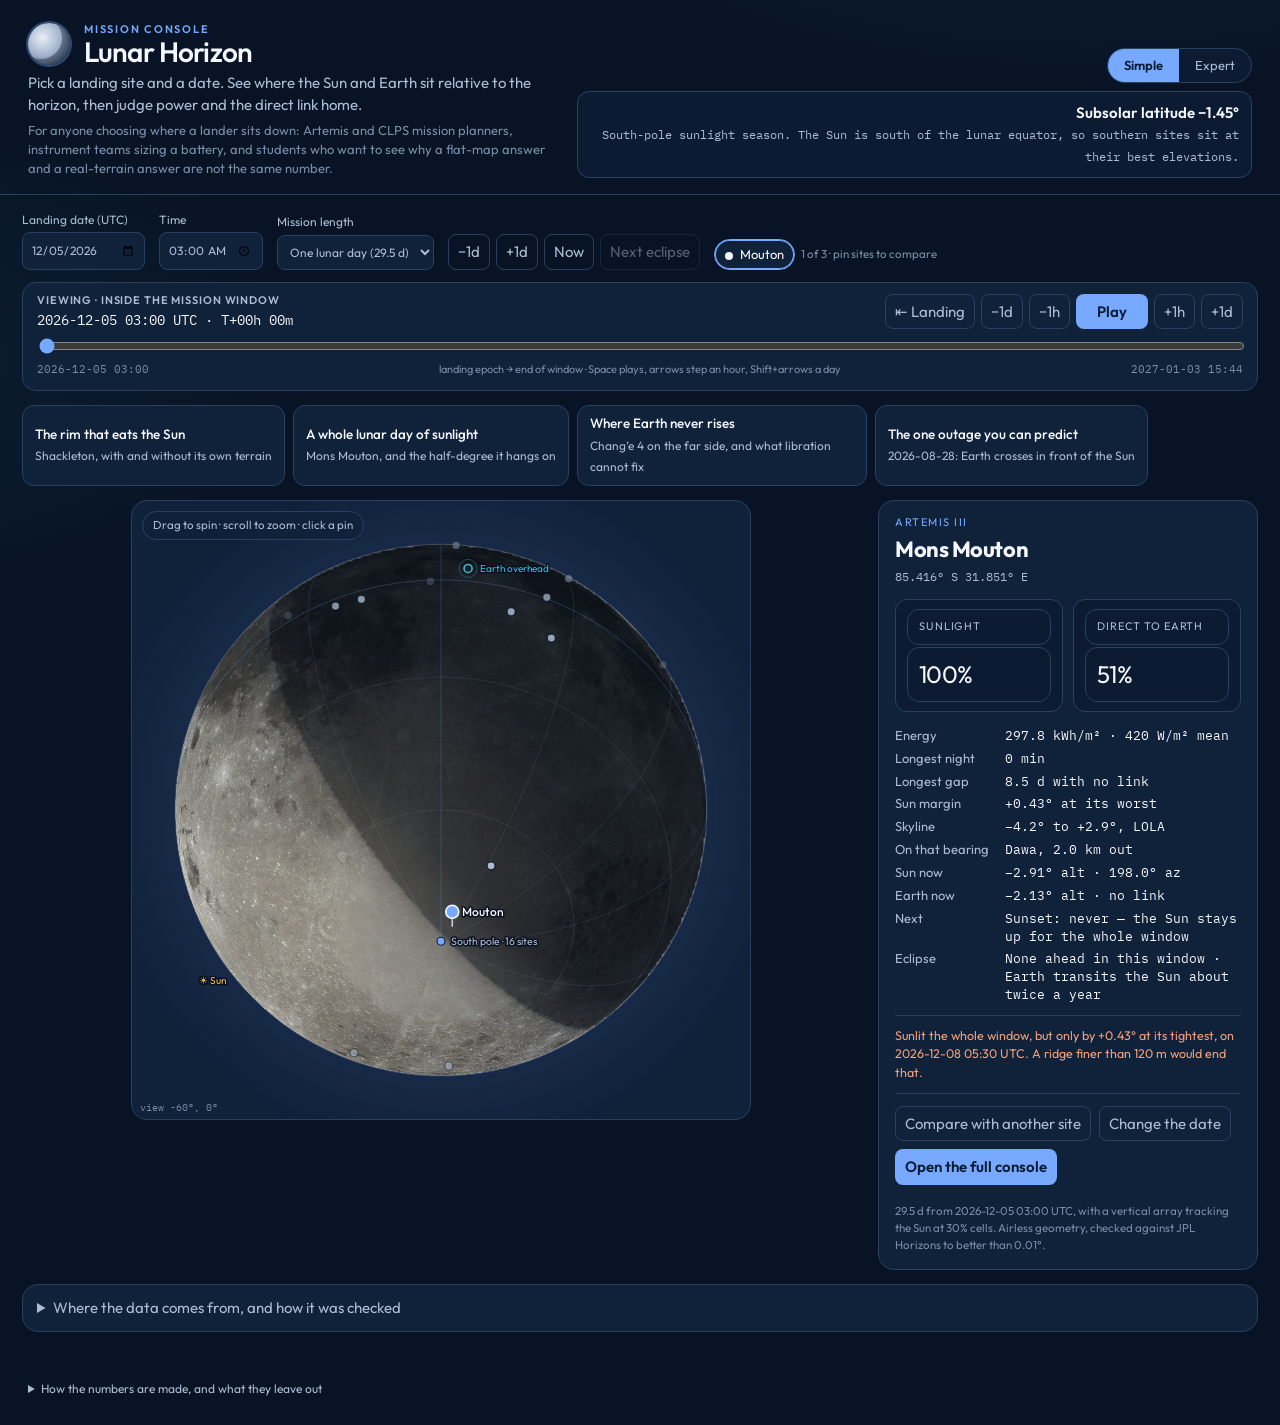
<file: index.html>
<!DOCTYPE html>
<html lang="en">
<head>
  <meta charset="utf-8">
  <meta name="viewport" content="width=device-width, initial-scale=1">
  <title>Lunar Horizon — landing site navigator</title>
  <meta name="description" content="Compare lunar landing sites and dates. See the Sun and Earth on the horizon, and judge solar power and direct-to-Earth contact.">
  <link rel="preconnect" href="https://fonts.googleapis.com">
  <link rel="preconnect" href="https://fonts.gstatic.com" crossorigin>
  <link href="https://fonts.googleapis.com/css2?family=IBM+Plex+Mono:wght@400;500&family=Outfit:wght@400;500;600&display=swap" rel="stylesheet">
  <link rel="stylesheet" href="styles.css">
  <link rel="icon" href="data:image/svg+xml,%3Csvg xmlns='http://www.w3.org/2000/svg' viewBox='0 0 32 32'%3E%3Ccircle cx='16' cy='16' r='14' fill='%2376a9ff'/%3E%3Ccircle cx='12' cy='14' r='8' fill='%23081426'/%3E%3C/svg%3E">
</head>
<body>
  <div class="app">
    <header class="top">
      <div>
        <div class="brand">
          <div class="mark" aria-hidden="true"></div>
          <div>
            <div class="eyebrow">Mission console</div>
            <h1>Lunar Horizon</h1>
          </div>
        </div>
        <p class="lede">Pick a landing site and a date. See where the Sun and Earth sit relative to the horizon, then judge power and the direct link home.</p>
        <p class="lede audience">For anyone choosing where a lander sits down: Artemis and CLPS mission planners, instrument teams sizing a battery, and students who want to see why a flat-map answer and a real-terrain answer are not the same number.</p>
      </div>
      <div class="top-right">
        <div class="modes" role="group" aria-label="Interface mode">
          <button type="button" id="mode-simple">Simple</button>
          <button type="button" id="mode-expert">Expert</button>
        </div>
        <div class="season" id="season" aria-live="polite"></div>
      </div>
    </header>

    <aside>
      <div class="map-wrap">
        <div class="map-bar">
          <span>Click a site</span>
          <select id="map-mode" aria-label="Map projection">
            <option value="auto">Auto map</option>
            <option value="polar">South pole</option>
            <option value="near">Near side</option>
          </select>
        </div>
        <canvas id="map" width="680" height="500"></canvas>
      </div>
      <input id="search" class="search" type="search" placeholder="Search sites" aria-label="Search sites">
      <div class="filters" id="filters"></div>
      <div class="presets">
        <button type="button" id="preset-contrast">Near side vs far side</button>
        <button type="button" id="preset-artemis">Three Artemis regions</button>
      </div>
      <div class="site-list" id="site-list" role="listbox" aria-label="Landing sites"></div>
      <p class="note" id="site-note"></p>

      <form class="custom" id="custom-form">
        <h2>Custom coordinates</h2>
        <label>Name<input id="custom-name" type="text" maxlength="60" placeholder="Ridge camp"></label>
        <label>Latitude<input id="custom-lat" type="number" min="-90" max="90" step="0.0001" value="-89.5" required></label>
        <label>Longitude<input id="custom-lon" type="number" min="-180" max="180" step="0.0001" value="0" required></label>
        <button class="primary-btn full" type="submit">Use these coordinates</button>
        <p class="help full">Degrees. South and west are negative. Longitude is east-positive, Mean Earth frame.</p>
      </form>

      <div class="stack">
        <div class="block-title">Horizon</div>
        <label class="check"><input id="terrain" type="checkbox" checked> Use the real LOLA skyline</label>
        <p class="help" id="terrain-note"></p>
        <div class="row-between"><span id="mask-label">Terrain clearance</span><span class="mono" id="mask-read">0.0°</span></div>
        <input id="mask" type="range" min="-4" max="15" step="0.1" value="0" aria-label="Horizon mask in degrees">
        <div class="chips" id="mask-presets">
          <button type="button" data-mask="-1.5">High peak −1.5°</button>
          <button type="button" data-mask="0">Smooth sphere</button>
          <button type="button" data-mask="2">Clearance +2°</button>
          <button type="button" data-mask="8">Crater wall +8°</button>
        </div>
        <p class="help">The Moon has no air, so the geometric horizon is sharp. With the LOLA skyline on, the slider raises or lowers that measured profile. With it off, the slider <em>is</em> the horizon, uniform in every direction.</p>

        <div class="block-title">Solar array</div>
        <label>Arrangement
          <select id="panel-mode">
            <option value="vertical">Vertical, tracking the Sun in azimuth</option>
            <option value="horizontal">Flat on the ground</option>
            <option value="tilt">Fixed tilt</option>
          </select>
        </label>
        <label>Tilt from horizontal <span class="mono" id="tilt-read">90°</span>
          <input id="tilt" type="range" min="0" max="90" step="1" value="60">
        </label>
        <label class="check"><input id="tracking" type="checkbox" checked> Rotate to face the Sun’s azimuth</label>
        <label>Fixed azimuth <span class="mono" id="az-read">0°</span>
          <input id="azimuth" type="range" min="0" max="359" step="1" value="0">
        </label>
        <label>Cell efficiency <span class="mono" id="eff-read">30%</span>
          <input id="efficiency" type="range" min="15" max="40" step="1" value="30">
        </label>
        <p class="help" id="panel-hint"></p>

        <div class="block-title">Find a Sun position</div>
        <p class="help">The inverse question. Not where the Sun is now, but when it is where you need it. Leave a field empty to leave that axis free.</p>
        <form id="solve-form">
          <div class="solve-row">
            <label>Elevation<input id="solve-alt" type="number" step="0.1" min="-90" max="90" placeholder="any"></label>
            <label>Azimuth<input id="solve-az" type="number" step="1" min="0" max="359" placeholder="any"></label>
          </div>
          <button class="primary-btn full" type="submit" id="solve-run">Find times in this mission</button>
        </form>
        <div class="solve-list" id="solve-list"></div>
      </div>
    </aside>

    <main class="stage">
      <div class="controls">
        <label>Landing date (UTC)<input id="land-date" type="date"></label>
        <label>Time<input id="land-time" type="time" step="60"></label>
        <label>Mission length
          <select id="duration">
            <option value="24">24 hours</option>
            <option value="168">7 days</option>
            <option value="336">14 days</option>
            <option value="708.734" selected>One lunar day (29.5 d)</option>
            <option value="2126.2">Three lunar days</option>
            <option value="4383">Six months</option>
            <option value="8760">One year</option>
          </select>
        </label>
        <label class="slip-control">If we slip
          <select id="slip">
            <option value="0">no comparison</option>
            <option value="-29.5">one lunar day earlier</option>
            <option value="-14">14 days earlier</option>
            <option value="-7">7 days earlier</option>
            <option value="7">7 days later</option>
            <option value="14" selected>14 days later</option>
            <option value="29.5">one lunar day later</option>
          </select>
        </label>
        <div class="control-buttons">
          <button type="button" class="text-btn" id="step-back" title="Move the landing date back one day">−1d</button>
          <button type="button" class="text-btn" id="step-fwd" title="Move the landing date forward one day">+1d</button>
          <button type="button" class="text-btn" id="now-btn">Now</button>
          <button type="button" class="text-btn" id="eclipse-btn" title="Jump the playhead to the next time Earth crosses the Sun">Next eclipse</button>
        </div>
        <div class="selected-chips" id="chips" aria-label="Sites in this comparison"></div>
      </div>

      <section class="timeline" aria-label="Mission timeline">
        <div class="tl-head">
          <div class="tl-when">
            <div class="tl-label">Viewing · inside the mission window</div>
            <div class="tl-now" id="tl-now" aria-live="polite"></div>
          </div>
          <div class="tl-buttons">
            <button type="button" class="text-btn" id="tl-start" title="Return the playhead to the landing epoch">⇤ Landing</button>
            <button type="button" class="text-btn" id="tl-back-day" title="Playhead minus one day">−1d</button>
            <button type="button" class="text-btn" id="tl-back-hour" title="Playhead minus one hour">−1h</button>
            <button type="button" class="primary-btn" id="play">Play</button>
            <button type="button" class="text-btn" id="tl-fwd-hour" title="Playhead plus one hour">+1h</button>
            <button type="button" class="text-btn" id="tl-fwd-day" title="Playhead plus one day">+1d</button>
          </div>
        </div>
        <input id="tl-range" type="range" min="0" max="1000" step="1" value="0" aria-label="Playhead position inside the mission window">
        <div class="tl-scale">
          <span class="mono" id="tl-t0"></span>
          <span>landing epoch → end of window · Space plays, arrows step an hour, Shift+arrows a day</span>
          <span class="mono" id="tl-t1"></span>
        </div>
      </section>

      <section class="stories" aria-label="Guided findings">
        <div class="story-bar" id="story-bar"></div>
        <div class="story-note" id="story-note"></div>
      </section>

      <section class="simple" id="simple" aria-label="Globe view">
        <div class="globe-wrap">
          <canvas id="globe" width="760" height="760" tabindex="0" role="img"
                  aria-label="Moon globe. Drag to rotate, scroll to zoom, click a landing site."></canvas>
          <div class="globe-hint" aria-hidden="true">Drag to spin · scroll to zoom · click a pin</div>
        </div>
        <div class="simple-card" id="simple-card"></div>
      </section>

      <section class="hero-row" aria-label="Horizon view">
        <div class="hero">
          <canvas id="horizon" width="1200" height="880"></canvas>
          <div class="legend">
            <span><i class="swatch sun"></i>Sun, true angular size when the scale is zoomed</span>
            <span><i class="swatch earth"></i>Earth, about 2° across</span>
            <span><i class="swatch mask"></i><button type="button" class="term" data-tip="The horizon mask is the elevation angle the skyline blocks, in every direction. With the LOLA skyline on it is a measured profile; with it off it is one uniform angle you set.">Horizon mask</button></span>
            <span>North is centered. Azimuth runs eastward.</span>
          </div>
        </div>
        <div class="readout" id="readout"></div>
      </section>

      <section class="metrics" id="metrics" aria-label="Mission metrics"></section>
      <div id="compare"></div>
      <div id="slip-table"></div>

      <section class="chart-wrap">
        <div class="chart-bar">
          <div class="block-title">Through the mission</div>
          <div>
            <button type="button" class="text-btn" id="csv">Download CSV</button>
          </div>
        </div>
        <canvas id="chart" width="1200" height="560"></canvas>
      </section>

      <div class="split">
        <section class="panel" id="insights" aria-label="Reading of this site and date"></section>
        <section class="panel">
          <div class="split-head">
            <div class="block-title">Better landing dates</div>
            <button type="button" class="text-btn" id="scan">Scan the next year</button>
          </div>
          <p class="help">Ranks start times for the primary site and the mission length you picked. The screen steps every 6 hours, then you can open a date and read it at full resolution.</p>
          <div class="window-list" id="windows"></div>
        </section>
      </div>
      <section class="evidence" aria-label="Data sources and validation">
        <details id="evidence">
          <summary>Where the data comes from, and how it was checked</summary>
          <div id="evidence-body"></div>
        </details>
      </section>
    </main>

    <footer class="colophon">
      <details>
        <summary>How the numbers are made, and what they leave out</summary>
        <p>Sun and Earth directions use Astronomy Engine for the vectors and the IAU lunar pole and prime meridian for the Mean Earth frame. Altitude is airless and topocentric on a 1,737.4 km sphere. Checked against JPL Horizons apparent azimuth and elevation: the test cases agree to better than 0.01°.</p>
        <p>A body is “up” for sunlight when any of the solar disk clears the mask. Power is the solar constant scaled to the Moon–Sun distance, times the cosine of the incidence angle on the panel you picked, times cell efficiency, times the lit fraction of the disk. One square metre, no dust, no mutual shading.</p>
        <p>Direct-to-Earth means a geometric line of sight from the site to Goldstone, Madrid, or Canberra. It is not a schedule, a link budget, or a terrain mask. Earth-disk visibility is separate: the limb clears the mask even when the center of Earth is still below it. That margin is about one degree, and at the south pole one degree is the whole story.</p>
        <p>The skyline is real where the data reaches. LDEM_75S_120M, the LOLA polar DEM at 120 m per pixel, is walked outward from each site along great circles to 100 km in 360 directions, keeping the highest elevation angle each ray ever reaches. Past the edge of the product the profile falls back to the horizon of the 1,737.4 km datum sphere seen from the site's own elevation. Sites north of 79°S have no profile and use the uniform mask.</p>
        <p>What the skyline still leaves out: azimuth is binned at one degree, so a knife-edge ridge is smoothed; rays stop at 100 km, so a far mountain beyond that is invisible; and there is no self-shadowing, no scattered light from nearby slopes, and no thermal model. Treat a half-degree margin as a question for a real terrain study, not as an answer.</p>
      </details>
    </footer>
  </div>
  <script src="vendor/astronomy.browser.js"></script>
  <script src="sites.js"></script>
  <script src="features.js"></script>
  <script src="basemap.js"></script>
  <script src="ephemeris.js"></script>
  <script src="viz.js"></script>
  <script src="globe.js"></script>
  <script src="terrain.js"></script>
  <script src="validation.js"></script>
  <script src="app.js"></script>
</body>
</html>
</file>
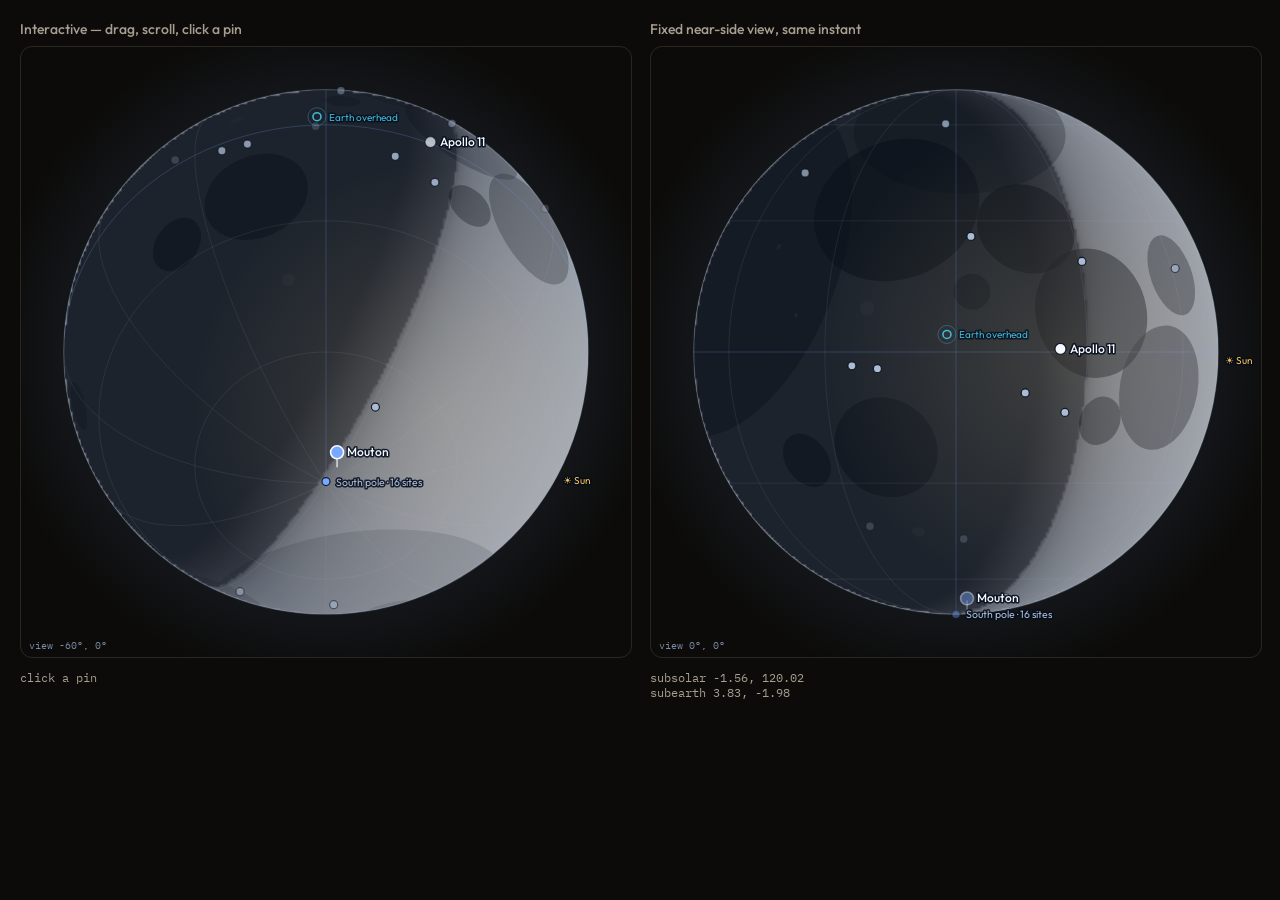
<file: globe-demo.html>
<!DOCTYPE html>
<html lang="en">
<head>
  <meta charset="utf-8">
  <meta name="viewport" content="width=device-width, initial-scale=1">
  <title>globe.js demo</title>
  <link href="https://fonts.googleapis.com/css2?family=IBM+Plex+Mono:wght@400;500&family=Outfit:wght@400;500;600&display=swap" rel="stylesheet">
  <style>
    body { margin: 0; background: #0c0b09; color: #f4efe6; font-family: "Outfit", sans-serif; }
    .wrap { display: grid; grid-template-columns: 1fr 1fr; gap: 20px; padding: 20px; }
    canvas { width: 100%; aspect-ratio: 1; display: block; border: 1px solid rgba(243,232,214,.12); border-radius: 12px; touch-action: none; }
    pre { font-family: "IBM Plex Mono", monospace; font-size: 12px; color: #a79d90; white-space: pre-wrap; }
    h2 { font-size: 14px; font-weight: 500; color: #a79d90; margin: 0 0 8px; }
  </style>
</head>
<body>
  <div class="wrap">
    <div><h2>Interactive — drag, scroll, click a pin</h2><canvas id="g1" tabindex="0"></canvas><pre id="out">click a pin</pre></div>
    <div><h2>Fixed near-side view, same instant</h2><canvas id="g2"></canvas><pre id="out2"></pre></div>
  </div>
  <script src="vendor/astronomy.browser.js"></script>
  <script src="sites.js"></script>
  <script src="ephemeris.js"></script>
  <script src="globe.js"></script>
  <script>
    var when = Date.UTC(2026, 10, 14, 13, 0);
    var site = window.LUNAR_SITES[0];
    var now = LunarEph.evaluate(when, site.lat, site.lon, 0, { tiltDeg: 90, tracking: true, efficiency: 0.3 });
    var model = {
      catalogue: window.LUNAR_SITES,
      selectedIds: ["mouton", "apollo11"],
      primaryId: "mouton",
      now: now
    };
    document.getElementById("out2").textContent =
      "subsolar " + now.subSolarLat.toFixed(2) + ", " + now.subSolarLon.toFixed(2) +
      "\nsubearth " + now.subEarthLat.toFixed(2) + ", " + now.subEarthLon.toFixed(2);

    var c1 = document.getElementById("g1");
    var c2 = document.getElementById("g2");
    LunarGlobe.camera(c2).lat = 0;
    LunarGlobe.camera(c2).lon = 0;

    function draw() {
      LunarGlobe.drawGlobe(c1, model);
      LunarGlobe.drawGlobe(c2, model);
    }
    var goTo = LunarGlobe.attach(c1, {
      model: function () { return model; },
      onChange: function () { LunarGlobe.drawGlobe(c1, model); },
      onPick: function (hit) {
        var out = document.getElementById("out");
        if (hit.cluster) {
          out.textContent = "cluster of " + hit.cluster.length + ": " +
            hit.cluster.map(function (s) { return s.short; }).join(", ");
          goTo(-89, 0, 2.6);
        } else {
          model.primaryId = hit.id;
          model.selectedIds = [hit.id];
          out.textContent = "picked " + hit.id;
          draw();
        }
      }
    });
    draw();
    window.addEventListener("resize", draw);
    window.__ready = true;
  </script>
</body>
</html>
</file>
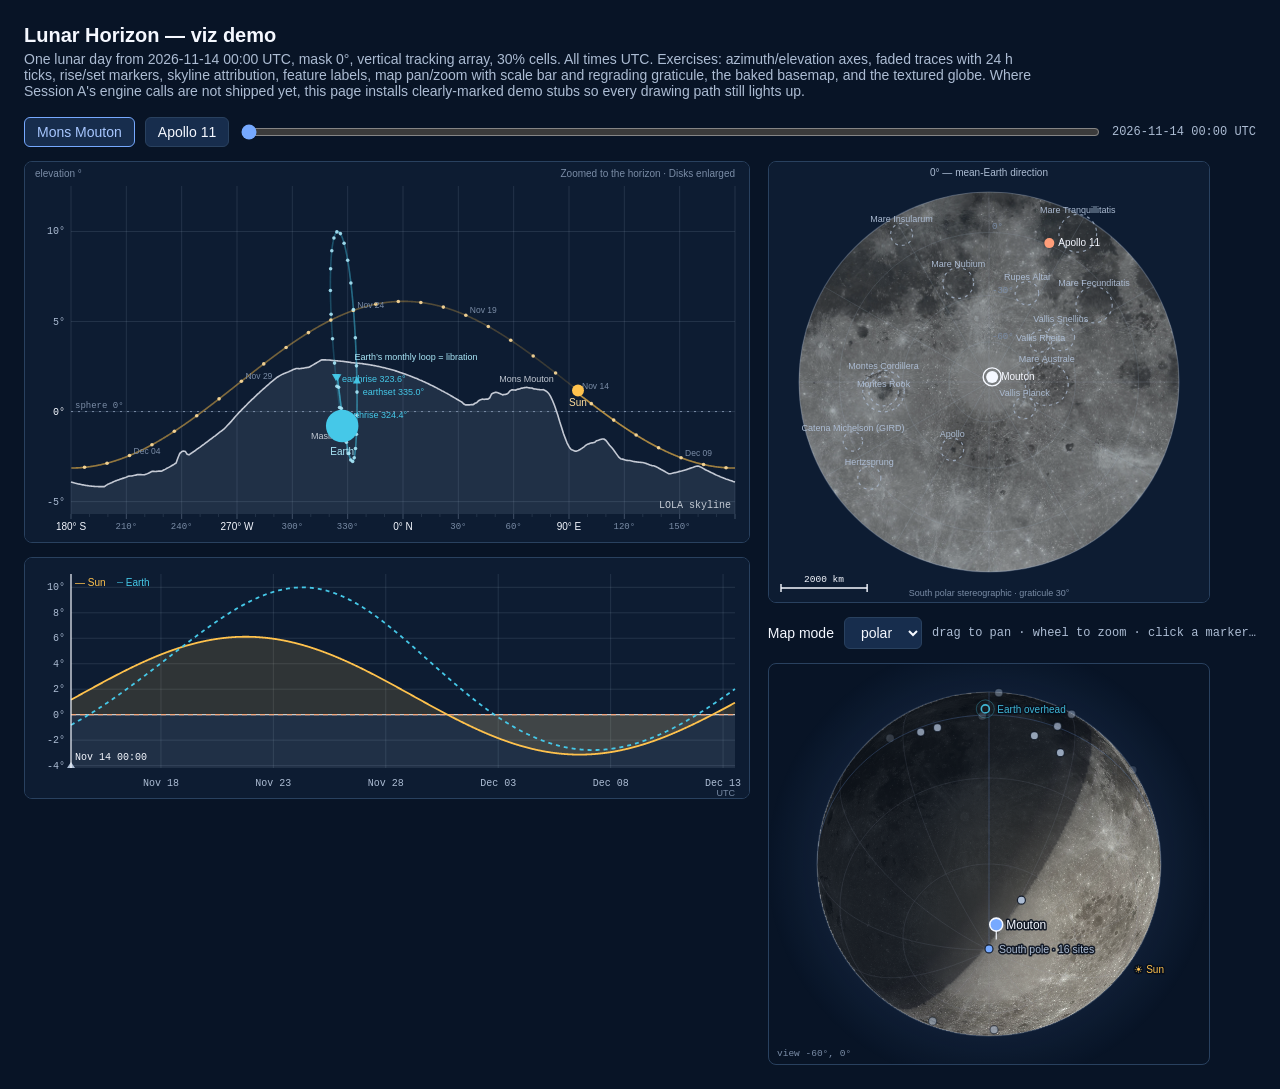
<file: viz-demo.html>
<!doctype html>
<html lang="en">
<head>
<meta charset="utf-8">
<meta name="viewport" content="width=device-width, initial-scale=1">
<title>Lunar Horizon — viz demo</title>
<style>
  /* Demo-only styling. The app theme lives in styles.css, which this page does not touch. */
  body {
    margin: 0;
    padding: 24px;
    background: #081426;
    color: #f5f8ff;
    font-family: "Outfit", "Segoe UI", sans-serif;
    font-size: 14px;
  }
  h1 { font-size: 20px; font-weight: 560; margin: 0 0 4px; }
  p.sub { color: #acbcd3; margin: 0 0 18px; max-width: 72em; }
  .row { display: flex; gap: 20px; flex-wrap: wrap; align-items: flex-start; }
  .col { flex: 1 1 560px; min-width: 420px; }
  canvas { display: block; width: 100%; border: 1px solid #29415f; border-radius: 8px; }
  #horizon { height: 380px; }
  #chart { height: 240px; margin-top: 14px; }
  #map { width: 440px; height: 440px; flex: 0 0 auto; touch-action: none; }
  #globe { width: 440px; height: 400px; margin-top: 14px; touch-action: none; }
  .controls { display: flex; gap: 10px; align-items: center; margin: 14px 0; flex-wrap: wrap; }
  button, select {
    background: #172d4d; color: #f5f8ff; border: 1px solid #29415f;
    border-radius: 6px; padding: 6px 12px; font: inherit; cursor: pointer;
  }
  button.on { border-color: #76a9ff; color: #a8c7ff; }
  input[type=range] { flex: 1 1 240px; accent-color: #76a9ff; }
  .mono { font-family: "IBM Plex Mono", ui-monospace, monospace; font-size: 12px; color: #acbcd3; }
  #hit { min-height: 1.2em; }
</style>
</head>
<body>
<h1>Lunar Horizon — viz demo</h1>
<p class="sub">
  One lunar day from 2026-11-14 00:00 UTC, mask 0°, vertical tracking array, 30% cells. All times UTC.
  Exercises: azimuth/elevation axes, faded traces with 24 h ticks, rise/set markers, skyline
  attribution, feature labels, map pan/zoom with scale bar and regrading graticule, the baked
  basemap, and the textured globe. Where Session A's engine calls are not shipped yet, this page
  installs clearly-marked demo stubs so every drawing path still lights up.
</p>

<div class="controls">
  <button id="btn-mouton" class="on">Mons Mouton</button>
  <button id="btn-apollo">Apollo 11</button>
  <input id="scrub" type="range" min="0" max="100" value="0" step="1">
  <span id="when" class="mono"></span>
</div>

<div class="row">
  <div class="col">
    <canvas id="horizon"></canvas>
    <canvas id="chart"></canvas>
  </div>
  <div>
    <canvas id="map"></canvas>
    <div class="controls">
      <label for="map-mode-demo">Map mode</label>
      <select id="map-mode-demo">
        <option value="polar" selected>polar</option>
        <option value="near">near</option>
        <option value="auto">auto</option>
      </select>
      <span class="mono" id="hit">drag to pan · wheel to zoom · click a marker…</span>
    </div>
    <canvas id="globe"></canvas>
  </div>
</div>

<script src="vendor/astronomy.browser.js"></script>
<script src="sites.js"></script>
<script src="terrain.js"></script>
<script src="features.js"></script>
<script src="basemap.js"></script>
<script src="ephemeris.js"></script>
<script src="viz.js"></script>
<script src="globe.js"></script>
<script>
(function () {
  "use strict";
  var LUNAR_DAY_MS = Math.round(29.530589 * 86400000);
  var START = Date.parse("2026-11-14T00:00:00Z");
  var MASK = 0;
  var PANEL = { tiltDeg: 90, tracking: true, efficiency: 0.3 };
  var STEP = 30 * 60 * 1000;

  /* ---- DEMO STUBS for Session A's round-2 contract, installed only when the
     real engine call is missing, so this page exercises the drawing paths.
     They interpolate the already-computed samples; the real implementations
     bisect the ephemeris and will simply replace them on load order. ---- */

  if (!window.LUNAR_FEATURES) {
    // Real IAU Gazetteer centre coordinates (same source globe.js cites).
    window.LUNAR_FEATURES = {
      meta: { source: "DEMO STUB — IAU Gazetteer values, subset", count: 8 },
      features: [
        { name: "Malapert Massif", kind: "mons", lat: -85.99, lon: -2.9, diamKm: 110 },
        { name: "Mons Mouton", kind: "mons", lat: -85.3, lon: 32.0, diamKm: 115 },
        { name: "Shackleton", kind: "crater", lat: -89.66, lon: 129.2, diamKm: 21 },
        { name: "de Gerlache", kind: "crater", lat: -88.5, lon: -87.1, diamKm: 32.4 },
        { name: "Haworth", kind: "crater", lat: -87.45, lon: -4.0, diamKm: 51.4 },
        { name: "Nobile", kind: "crater", lat: -85.2, lon: 53.5, diamKm: 73 },
        { name: "Tycho", kind: "crater", lat: -43.31, lon: -11.36, diamKm: 85 },
        { name: "Copernicus", kind: "crater", lat: 9.62, lon: -20.08, diamKm: 96 }
      ]
    };
  }

  function stubCrossings(samples, body, maskProfile, maskDeg) {
    // Linear interpolation of limb-vs-skyline sign changes in the samples.
    var out = [];
    function thresholdAt(s) {
      var alt = body === "sun" ? s.sunAlt : s.earthAlt;
      var rad = body === "sun" ? s.sunRadius : s.earthRadius;
      var az = body === "sun" ? s.sunAz : s.earthAz;
      var m = maskDeg || 0;
      if (maskProfile && maskProfile.length) {
        var i = Math.round((((az % 360) + 360) % 360) / 360 * maskProfile.length) % maskProfile.length;
        m += maskProfile[i];
      }
      return alt + rad - m;
    }
    for (var i = 0; i + 1 < samples.length; i++) {
      var a = thresholdAt(samples[i]);
      var b = thresholdAt(samples[i + 1]);
      if (a <= 0 === b <= 0) continue;
      var f = -a / (b - a);
      var t = samples[i].t + (samples[i + 1].t - samples[i].t) * f;
      var az0 = body === "sun" ? samples[i].sunAz : samples[i].earthAz;
      var az1 = body === "sun" ? samples[i + 1].sunAz : samples[i + 1].earthAz;
      var dAz = ((az1 - az0 + 540) % 360) - 180;
      var alt0 = body === "sun" ? samples[i].sunAlt : samples[i].earthAlt;
      var alt1 = body === "sun" ? samples[i + 1].sunAlt : samples[i + 1].earthAlt;
      out.push({
        kind: b > 0 ? "rise" : "set",
        t: t,
        azDeg: ((az0 + dAz * f) % 360 + 360) % 360,
        altDeg: alt0 + (alt1 - alt0) * f,
        refined: false // DEMO STUB: sample-grid accuracy, not bisected
      });
    }
    return out;
  }

  var demoSamples = {}; // site id -> samples, so the stub can see them

  if (!LunarEph.horizonEvents) {
    LunarEph.horizonEvents = function (start, durationMs, lat, lon, opts) {
      var o = opts || {};
      var key = lat.toFixed(3) + "," + lon.toFixed(3);
      var samples = demoSamples[key];
      if (!samples) return [];
      var mask = o.maskDeg;
      var profile = mask && mask.profile ? mask.profile : null;
      var off = mask && mask.profile ? mask.offsetDeg || 0 : mask || 0;
      return stubCrossings(samples, o.body || "sun", profile, off);
    };
    LunarEph.horizonEvents.DEMO_STUB = true;
  }

  if (!LunarEph.featureAtAzimuth) {
    LunarEph.featureAtAzimuth = function (lat, lon, azDeg) {
      // DEMO STUB: name the feature whose bearing from the site is nearest,
      // within 25° of bearing and 200 km, from the stub catalogue above.
      var DEG = Math.PI / 180;
      var best = null;
      var feats = window.LUNAR_FEATURES.features;
      for (var i = 0; i < feats.length; i++) {
        var f = feats[i];
        var dLat = (f.lat - lat) * DEG;
        var dLon = (f.lon - lon) * DEG * Math.cos(lat * DEG);
        var distKm = Math.hypot(dLat, dLon) * 1737.4;
        if (distKm > 200 || distKm < 5) continue;
        var bearing = (Math.atan2(dLon, dLat) / DEG + 360) % 360;
        var sep = Math.abs(((bearing - azDeg + 540) % 360) - 180);
        if (sep > 25) continue;
        if (!best || distKm < best.distanceKm) {
          best = { name: f.name, distanceKm: distKm, elevationDeg: null };
        }
      }
      return best;
    };
    LunarEph.featureAtAzimuth.DEMO_STUB = true;
  }

  /* ---- demo data ---- */

  var terrain = (window.LUNAR_TERRAIN && LUNAR_TERRAIN.sites) || {};
  var defs = [
    { id: "mouton", name: "Mons Mouton", short: "Mouton", lat: -85.416, lon: 31.851, color: "#f5f8ff",
      terrain: terrain.mouton || null },
    { id: "apollo11", name: "Apollo 11", short: "Apollo 11", lat: 0.67408, lon: 23.47297, color: "#ff9e7a",
      terrain: null }
  ];
  defs.forEach(function (d) {
    d.samples = LunarEph.sampleMission(new Date(START), LUNAR_DAY_MS, d.lat, d.lon, { stepMs: STEP, maskDeg: MASK, panel: PANEL });
    d.now = LunarEph.evaluate(new Date(START), d.lat, d.lon, MASK, PANEL);
    demoSamples[d.lat.toFixed(3) + "," + d.lon.toFixed(3)] = d.samples;
  });

  var horizonCanvas = document.getElementById("horizon");
  var chartCanvas = document.getElementById("chart");
  var mapCanvas = document.getElementById("map");
  var globeCanvas = document.getElementById("globe");
  var scrub = document.getElementById("scrub");
  var whenEl = document.getElementById("when");
  var hitEl = document.getElementById("hit");
  var modeSel = document.getElementById("map-mode-demo");

  var state = { which: 0, playheadMs: START };
  scrub.max = String(LUNAR_DAY_MS);
  scrub.step = String(STEP);

  function siteModel() {
    var d = defs[state.which];
    return {
      sites: [d],
      primaryId: d.id,
      playheadMs: state.playheadMs,
      landingMs: START,
      maskDeg: MASK,
      maskProfile: d.terrain ? d.terrain.profile : null,
      mapMode: "auto"
    };
  }

  // The map always gets both sites; in polar mode the span grows past the 15°
  // cap until Apollo 11 fits — viz.js computes that span from the latitudes.
  function mapModel() {
    return {
      sites: defs,
      primaryId: defs[state.which].id,
      playheadMs: state.playheadMs,
      landingMs: START,
      maskDeg: MASK,
      mapMode: modeSel.value
    };
  }

  function globeModel() {
    var d = defs[state.which];
    return {
      catalogue: (window.LUNAR_SITES || []).slice(0, 40),
      selectedIds: [d.id],
      primaryId: d.id,
      now: d.now
    };
  }

  function redrawAll() {
    var d = defs[state.which];
    d.now = LunarEph.evaluate(new Date(state.playheadMs), d.lat, d.lon, MASK, PANEL);
    LunarViz.drawHorizon(horizonCanvas, siteModel());
    LunarViz.drawChart(chartCanvas, siteModel());
    LunarViz.drawMap(mapCanvas, mapModel());
    LunarGlobe.drawGlobe(globeCanvas, globeModel());
    whenEl.textContent = new Date(state.playheadMs).toISOString().slice(0, 16).replace("T", " ") + " UTC"
      + (LunarEph.horizonEvents.DEMO_STUB ? " · events: demo stub" : "");
  }

  function pick(which) {
    state.which = which;
    document.getElementById("btn-mouton").classList.toggle("on", which === 0);
    document.getElementById("btn-apollo").classList.toggle("on", which === 1);
    redrawAll();
  }

  document.getElementById("btn-mouton").addEventListener("click", function () { pick(0); });
  document.getElementById("btn-apollo").addEventListener("click", function () { pick(1); });
  scrub.addEventListener("input", function () {
    state.playheadMs = START + Number(scrub.value);
    redrawAll();
  });
  modeSel.addEventListener("change", redrawAll);

  LunarViz.attachMap(mapCanvas, {
    model: mapModel,
    onChange: function () { LunarViz.drawMap(mapCanvas, mapModel()); },
    onPick: function (id) {
      console.log("map pick:", id);
      hitEl.textContent = "hit: " + id;
      var idx = id === "apollo11" ? 1 : id === "mouton" ? 0 : -1;
      if (idx >= 0) pick(idx);
    }
  });

  LunarGlobe.attach(globeCanvas, {
    model: globeModel,
    onChange: function () { LunarGlobe.drawGlobe(globeCanvas, globeModel()); },
    onPick: function (hit) {
      console.log("globe pick:", hit);
      hitEl.textContent = "globe: " + (hit.id || ("cluster of " + hit.cluster.length));
    }
  });

  window.addEventListener("lunar-basemap-ready", redrawAll);
  window.addEventListener("resize", redrawAll);
  redrawAll();
})();
</script>
</body>
</html>
</file>
<file: styles.css>
/* Lunar Horizon theme.
   Dark-blue and white: a scientific instrument, not a space poster.
   White carries the text and the key figures; blue is the interface and the
   interaction accent. Warm amber and cyan are reserved for the Sun and Earth
   as DATA colors, mirrored exactly in the canvas palettes of viz.js and
   globe.js so the page and the plots read as one product. */
:root {
  --bg: #081426;
  --bg-2: #0c1b31;
  --panel: #10213a;
  --panel-2: #172d4d;
  --line: #29415f;
  --line-strong: #3d5a82;
  --ink: #f5f8ff;
  --muted: #acbcd3;
  --faint: #7a8ca6;
  --accent: #76a9ff;
  --accent-2: #a8c7ff;
  --accent-ink: #0a1a33;
  --sun: #ffc24d;
  --sun-2: #ffdd9b;
  --earth: #45c8e8;
  --earth-2: #a9e6f7;
  --good: #7fd8a4;
  --warn: #f2a07b;
  --joint: #c9b8ff;
  --shadow: 0 18px 44px rgba(2, 8, 20, 0.45);
  --sans: "Outfit", "Avenir Next", "Segoe UI", sans-serif;
  --mono: "IBM Plex Mono", ui-monospace, "SF Mono", monospace;
  --aside: 372px;
}

* { box-sizing: border-box; }
html, body { margin: 0; padding: 0; }
body {
  min-height: 100dvh;
  background:
    radial-gradient(1100px 480px at 85% -12%, rgba(118, 169, 255, 0.07), transparent 55%),
    radial-gradient(900px 500px at -10% 25%, rgba(69, 200, 232, 0.05), transparent 50%),
    var(--bg);
  color: var(--ink);
  font-family: var(--sans);
  font-size: 15px;
  line-height: 1.45;
}

button, input, select { font: inherit; color: inherit; }
button { cursor: pointer; }
button:focus-visible, input:focus-visible, select:focus-visible,
[tabindex]:focus-visible {
  outline: 2px solid var(--accent);
  outline-offset: 2px;
}

.app {
  display: grid;
  grid-template-columns: var(--aside) minmax(0, 1fr);
  min-height: 100dvh;
}

header.top {
  grid-column: 1 / -1;
  display: flex;
  justify-content: space-between;
  gap: 24px;
  align-items: flex-end;
  padding: 22px 28px 16px;
  border-bottom: 1px solid var(--line);
}
.brand { display: flex; gap: 14px; align-items: center; }
.mark {
  width: 42px;
  height: 42px;
  border-radius: 50%;
  background:
    radial-gradient(circle at 35% 35%, #e9eef8, #9fb0c9 48%, #41536e 78%, #16263e 79%);
  box-shadow:
    inset -8px -6px 0 rgba(8, 20, 38, 0.35),
    0 0 0 2px rgba(118, 169, 255, 0.35);
}
.eyebrow {
  letter-spacing: 0.16em;
  text-transform: uppercase;
  color: var(--accent);
  font-size: 11px;
  font-weight: 600;
}
h1 {
  margin: 0;
  font-size: 28px;
  font-weight: 560;
  letter-spacing: -0.03em;
  line-height: 1;
}
.lede {
  margin: 6px 0 0;
  max-width: 640px;
  color: var(--muted);
}
.season {
  min-width: 240px;
  text-align: right;
  padding: 10px 12px;
  border: 1px solid var(--line);
  background: var(--bg-2);
  border-radius: 12px;
}
.season b { display: block; font-weight: 600; }
.season span { color: var(--muted); font-family: var(--mono); font-size: 12px; }

.top-right { display: flex; flex-direction: column; align-items: flex-end; gap: 8px; }
.modes {
  display: inline-flex;
  border: 1px solid var(--line);
  border-radius: 999px;
  overflow: hidden;
  background: var(--bg-2);
}
.modes button {
  padding: 7px 16px;
  border: 0;
  background: transparent;
  color: var(--muted);
  font-size: 13px;
}
.modes button:hover { color: var(--ink); }
.modes button.on { background: var(--accent); color: var(--accent-ink); font-weight: 600; }

/* Simple mode: one globe, one card. Everything the console does is still
   loaded and computed, just not shown. The timeline stays: scrubbing the
   mission is a first-class action in both modes. */
.simple { display: none; }
.app.mode-simple { grid-template-columns: minmax(0, 1fr); }
.app.mode-simple aside,
.app.mode-simple .hero-row,
.app.mode-simple .metrics,
.app.mode-simple #compare,
.app.mode-simple #slip-table,
.app.mode-simple .slip-control,
.app.mode-simple .chart-wrap,
.app.mode-simple .split { display: none; }
.app.mode-simple .simple {
  display: grid;
  grid-template-columns: minmax(0, 1fr) 380px;
  gap: 18px;
  align-items: start;
  margin-top: 14px;
}

.globe-wrap {
  position: relative;
  background: var(--panel);
  border: 1px solid var(--line);
  border-radius: 16px;
  overflow: hidden;
  max-width: 620px;
  margin: 0 auto;
  width: 100%;
}
#globe {
  display: block;
  width: 100%;
  aspect-ratio: 1;
  touch-action: none;
  cursor: grab;
}
#globe:active { cursor: grabbing; }
.globe-hint {
  position: absolute;
  top: 10px;
  left: 10px;
  padding: 5px 10px;
  border-radius: 999px;
  background: rgba(16, 33, 58, 0.85);
  border: 1px solid var(--line);
  color: var(--muted);
  font-size: 11.5px;
  pointer-events: none;
}

.simple-card {
  background: var(--panel);
  border: 1px solid var(--line);
  border-radius: 16px;
  padding: 14px 16px 16px;
}
.simple-card .kicker { color: var(--accent); font-size: 11px; letter-spacing: 0.14em; text-transform: uppercase; }
.simple-card h2 { margin: 3px 0 2px; font-size: 22px; letter-spacing: -0.02em; }
.simple-card .coords { color: var(--muted); font-family: var(--mono); font-size: 12px; }
.simple-card .big { display: grid; grid-template-columns: 1fr 1fr; gap: 10px; margin: 14px 0; }
.simple-card .big div { border: 1px solid var(--line); border-radius: 12px; padding: 9px 11px; background: var(--bg-2); }
.simple-card .big .label { color: var(--muted); font-size: 11px; letter-spacing: 0.08em; text-transform: uppercase; }
.simple-card .big .value { font-size: 24px; letter-spacing: -0.03em; margin-top: 2px; color: var(--ink); }
.simple-card .big .sub { color: var(--faint); font-size: 11px; margin-top: 2px; }
.simple-card dl { display: grid; grid-template-columns: 102px 1fr; gap: 4px 8px; margin: 0; }
.simple-card dt { color: var(--muted); font-size: 13px; }
.simple-card dd { margin: 0; font-family: var(--mono); font-size: 12.5px; }
.simple-card .margin-note {
  margin: 12px 0 0;
  padding-top: 10px;
  border-top: 1px solid var(--line);
  color: var(--warn);
  font-size: 12.5px;
}
.simple-card .source { margin: 10px 0 0; color: var(--faint); font-size: 11.5px; }

/* The plain-words actions Simple mode runs on. */
.simple-actions {
  display: flex;
  flex-wrap: wrap;
  gap: 8px;
  margin: 12px 0 0;
  padding-top: 12px;
  border-top: 1px solid var(--line);
}
.simple-actions .hint {
  flex: 1 1 100%;
  margin: 0;
  color: var(--faint);
  font-size: 12px;
}
.simple-actions .hint.arm { color: var(--accent-2); }

/* Compact comparison inside the Simple card once a second site is pinned. */
.mini-compare { width: 100%; border-collapse: collapse; margin: 12px 0 0; font-size: 12.5px; }
.mini-compare th, .mini-compare td { text-align: left; padding: 5px 6px; border-bottom: 1px solid var(--line); }
.mini-compare th { color: var(--muted); font-weight: 500; font-size: 11px; letter-spacing: 0.06em; text-transform: uppercase; }
.mini-compare td.num { text-align: right; font-family: var(--mono); font-size: 12px; }
.mini-compare .lead td { color: var(--ink); }

.lede.audience { margin-top: 6px; color: var(--faint); font-size: 13px; }

/* Guided findings: four clicks that are the demo and the argument at once. */
.stories { margin-top: 14px; }
.story-bar { display: flex; flex-wrap: wrap; gap: 8px; }
.story-bar button {
  text-align: left;
  padding: 8px 12px;
  border: 1px solid var(--line);
  border-radius: 12px;
  background: var(--panel);
  color: var(--ink);
  max-width: 290px;
}
.story-bar button:hover { border-color: var(--line-strong); background: var(--panel-2); }
.story-bar button.on { border-color: var(--accent); background: var(--panel-2); box-shadow: inset 0 0 0 1px var(--accent); }
.story-bar b { display: block; font-weight: 500; font-size: 13.5px; }
.story-bar span { color: var(--muted); font-size: 12px; }
.story-note:empty { display: none; }
.story-note {
  margin-top: 10px;
  padding: 12px 14px;
  border: 1px solid var(--line);
  border-left: 3px solid var(--accent);
  border-radius: 12px;
  background: var(--panel);
}
.story-note h3 { margin: 0 0 6px; font-size: 15px; font-weight: 560; letter-spacing: -0.01em; }
.story-note p { margin: 0 0 6px; }
.story-note p:last-child { margin-bottom: 0; }
.story-note .figure { font-family: var(--mono); color: var(--ink); font-weight: 500; }
.story-note .counter { font-family: var(--mono); color: var(--muted); }

/* Evidence: the NASA inputs and the Horizons check, in the app rather than
   only in the README, because a five-minute demo never reaches the README. */
.evidence { margin-top: 14px; }
.evidence details {
  background: var(--panel);
  border: 1px solid var(--line);
  border-radius: 16px;
  padding: 12px 14px;
}
.evidence summary { cursor: pointer; color: var(--muted); }
.evidence summary:hover { color: var(--ink); }
.evidence h3 { margin: 14px 0 6px; font-size: 13px; letter-spacing: 0.08em; text-transform: uppercase; color: var(--muted); font-weight: 600; }
.evidence .src { border-top: 1px solid var(--line); padding: 9px 0; }
.evidence .src b { font-weight: 560; }
.evidence .src .detail { color: var(--muted); font-family: var(--mono); font-size: 11.5px; }
.evidence .src .role { color: var(--ink); font-size: 13px; margin-top: 3px; }
.evidence .src .where { color: var(--faint); font-size: 11.5px; margin-top: 2px; }
.evidence table { width: 100%; border-collapse: collapse; font-size: 12.5px; margin-top: 6px; }
.evidence th, .evidence td { text-align: left; padding: 6px 8px; border-bottom: 1px solid var(--line); }
.evidence th { color: var(--muted); font-weight: 500; font-size: 11.5px; }
.evidence td.num, .evidence th.num { text-align: right; font-family: var(--mono); font-size: 11.5px; }
.evidence td.pass { color: var(--good); font-family: var(--mono); }
.evidence .repro { margin: 10px 0 0; color: var(--faint); font-size: 12px; }
.evidence code { font-family: var(--mono); color: var(--muted); }

aside {
  border-right: 1px solid var(--line);
  padding: 16px 16px 28px;
  background: var(--bg-2);
}
.stage { padding: 16px 22px 40px; min-width: 0; }

.map-wrap {
  background: var(--panel);
  border: 1px solid var(--line);
  border-radius: 14px;
  overflow: hidden;
}
.map-bar {
  display: flex;
  justify-content: space-between;
  align-items: center;
  padding: 8px 10px 0;
  color: var(--muted);
  font-size: 12px;
}
.map-bar select, .filters button, .presets button, .controls select, .controls input, .text-btn, .primary-btn {
  background: var(--panel-2);
  border: 1px solid var(--line);
  border-radius: 8px;
}
#map { width: 100%; height: 250px; display: block; cursor: pointer; }

.search {
  width: 100%;
  margin-top: 12px;
  padding: 9px 10px;
  border-radius: 10px;
  border: 1px solid var(--line);
  background: var(--panel);
}
.search::placeholder { color: var(--faint); }
.filters, .presets { display: flex; flex-wrap: wrap; gap: 6px; margin-top: 10px; }
.filters button, .presets button, .text-btn, .primary-btn {
  padding: 6px 9px;
  color: var(--muted);
  background: transparent;
}
.filters button.on, .presets button:hover, .text-btn:hover, .primary-btn:hover {
  color: var(--ink);
  border-color: var(--line-strong);
}
.filters button.on { background: var(--panel-2); color: var(--ink); border-color: var(--accent); }

.site-list {
  margin-top: 10px;
  max-height: 340px;
  overflow: auto;
  border: 1px solid var(--line);
  border-radius: 12px;
  background: var(--panel);
}
.site-row {
  width: 100%;
  display: grid;
  grid-template-columns: 18px 1fr auto;
  gap: 8px;
  align-items: center;
  text-align: left;
  padding: 8px 10px;
  border: 0;
  border-bottom: 1px solid var(--line);
  background: transparent;
}
.site-row:last-child { border-bottom: 0; }
.site-row small { display: block; color: var(--faint); font-family: var(--mono); font-size: 11px; }
.site-row .tag { color: var(--muted); font-size: 11px; letter-spacing: 0.04em; text-transform: uppercase; }
.pip { width: 10px; height: 10px; border-radius: 50%; border: 1px solid var(--line-strong); }
.site-row.primary { background: rgba(118, 169, 255, 0.12); box-shadow: inset 2px 0 0 var(--accent); }
.site-row.compare { background: rgba(245, 248, 255, 0.04); }
.pin {
  border: 1px solid var(--line);
  background: transparent;
  color: var(--muted);
  border-radius: 999px;
  padding: 3px 7px;
  font-size: 11px;
}
.pin.on { color: var(--accent-2); border-color: var(--accent); }

.site-row { cursor: pointer; }
.site-row:hover { background: rgba(245, 248, 255, 0.05); }
.site-row:focus-visible { outline-offset: -2px; }
.site-row.primary:hover { background: rgba(118, 169, 255, 0.17); }
.site-row .right { display: flex; align-items: center; gap: 8px; }
.site-row b { font-weight: 500; }
.site-row .muted { color: var(--muted); }
.pin:hover { color: var(--ink); border-color: var(--line-strong); }

.note {
  margin: 10px 0 0;
  color: var(--muted);
  font-size: 13px;
}
.custom {
  margin-top: 14px;
  padding-top: 12px;
  border-top: 1px solid var(--line);
  display: grid;
  grid-template-columns: 1fr 1fr;
  gap: 8px;
}
.custom h2, .block-title {
  grid-column: 1 / -1;
  margin: 0;
  font-size: 13px;
  letter-spacing: 0.08em;
  text-transform: uppercase;
  color: var(--muted);
  font-weight: 600;
}
.custom label, .stack label { display: flex; flex-direction: column; gap: 4px; font-size: 12px; color: var(--muted); }
.custom input, .stack input, .stack select, .controls input, .controls select {
  padding: 8px;
  border-radius: 8px;
  border: 1px solid var(--line);
  background: var(--panel);
}
.custom .full, .stack .full { grid-column: 1 / -1; }

.stack { margin-top: 14px; display: grid; gap: 8px; }
.row-between { display: flex; justify-content: space-between; gap: 8px; align-items: baseline; }
.mono { font-family: var(--mono); font-size: 12px; color: var(--ink); }
input[type="range"] { width: 100%; accent-color: var(--accent); }
.chips { display: flex; flex-wrap: wrap; gap: 6px; }
.chips button { padding: 4px 8px; border-radius: 999px; border: 1px solid var(--line); background: transparent; color: var(--muted); font-size: 12px; }
.chips button:hover { color: var(--ink); border-color: var(--line-strong); }
.help { color: var(--faint); font-size: 12px; margin: 0; }
.stack label.check { flex-direction: row; align-items: center; gap: 8px; }
.stack label.check input[type="checkbox"] { padding: 0; accent-color: var(--accent); }

.controls {
  display: flex;
  flex-wrap: wrap;
  gap: 10px 14px;
  align-items: end;
  margin-bottom: 12px;
}
.controls label { display: flex; flex-direction: column; gap: 4px; font-size: 12px; color: var(--muted); }
.control-buttons { display: flex; gap: 6px; align-items: center; flex-wrap: wrap; }
.primary-btn {
  background: var(--accent);
  color: var(--accent-ink);
  border-color: transparent;
  font-weight: 600;
}
.primary-btn:hover { background: var(--accent-2); color: var(--accent-ink); }
.primary-btn.playing { background: var(--ink); color: var(--accent-ink); }

/* The mission timeline: the one control that distinguishes the LANDING DATE
   (the start of the window, set in the controls above) from the PLAYHEAD
   (the moment being viewed, scrubbed here). Visible in both modes. */
.timeline {
  margin-top: 4px;
  background: var(--panel);
  border: 1px solid var(--line);
  border-radius: 14px;
  padding: 10px 14px 12px;
}
.tl-head {
  display: flex;
  justify-content: space-between;
  gap: 12px;
  align-items: center;
  flex-wrap: wrap;
}
.tl-when { min-width: 0; }
.tl-when .tl-label {
  color: var(--muted);
  font-size: 11px;
  letter-spacing: 0.08em;
  text-transform: uppercase;
  font-weight: 600;
}
.tl-when .tl-now { font-family: var(--mono); font-size: 13.5px; color: var(--ink); margin-top: 2px; }
.tl-buttons { display: flex; gap: 6px; align-items: center; flex-wrap: wrap; }
.tl-buttons .primary-btn { min-width: 72px; }
#tl-range { margin-top: 8px; }
.tl-scale {
  display: flex;
  justify-content: space-between;
  gap: 10px;
  color: var(--faint);
  font-size: 11px;
  margin-top: 2px;
}
.tl-scale .mono { color: var(--faint); font-size: 11px; }

/* Term tooltips. A button, so they open on click and Enter and close on
   Escape, which is what keyboards and touch screens actually have. */
.term {
  background: none;
  border: 0;
  padding: 0;
  margin: 0;
  color: inherit;
  font: inherit;
  text-decoration: underline dotted var(--accent);
  text-underline-offset: 3px;
  cursor: help;
  position: relative;
}
.term::after {
  content: attr(data-tip);
  position: absolute;
  left: 50%;
  bottom: calc(100% + 8px);
  transform: translateX(-50%);
  width: 240px;
  padding: 8px 10px;
  background: var(--panel-2);
  color: var(--ink);
  border: 1px solid var(--line-strong);
  border-radius: 10px;
  box-shadow: var(--shadow);
  font-family: var(--sans);
  font-size: 12px;
  font-weight: 400;
  letter-spacing: 0;
  text-transform: none;
  line-height: 1.45;
  text-align: left;
  white-space: normal;
  opacity: 0;
  pointer-events: none;
  transition: opacity 0.12s ease;
  z-index: 40;
}
.term:hover::after, .term:focus-visible::after, .term.open::after { opacity: 1; }

/* The readout sits beside the sky, not on top of it. */
.hero-row {
  display: grid;
  grid-template-columns: minmax(0, 1fr) 360px;
  gap: 18px;
  align-items: start;
  margin-top: 14px;
}
.hero {
  position: relative;
  background: linear-gradient(180deg, #0b1a30, var(--panel) 70%, #14263f);
  border: 1px solid var(--line);
  border-radius: 16px;
  box-shadow: var(--shadow);
  overflow: hidden;
}
#horizon { width: 100%; height: 440px; display: block; }
.readout {
  padding: 12px 14px;
  border-radius: 16px;
  background: var(--panel);
  border: 1px solid var(--line);
  box-shadow: var(--shadow);
}
.readout .kicker { color: var(--accent); font-size: 11px; letter-spacing: 0.14em; text-transform: uppercase; }
.readout h2 { margin: 2px 0 8px; font-size: 18px; letter-spacing: -0.02em; }
.readout dl { display: grid; grid-template-columns: 76px 1fr; gap: 3px 8px; margin: 0; }
.readout dt { color: var(--muted); }
.readout dd { margin: 0; font-family: var(--mono); font-size: 12.5px; }
.readout dd.alert, .simple-card dd.alert { color: var(--warn); }
.readout-note {
  margin: 8px 0 0;
  padding-top: 8px;
  border-top: 1px solid var(--line);
  color: var(--warn);
  font-size: 12px;
}
.legend {
  display: flex;
  flex-wrap: wrap;
  gap: 14px;
  padding: 8px 14px 12px;
  color: var(--muted);
  font-size: 12px;
}
.swatch { display: inline-block; width: 10px; height: 10px; border-radius: 50%; margin-right: 6px; vertical-align: -1px; }
.swatch.sun { background: var(--sun); }
.swatch.earth { background: var(--earth); }
.swatch.mask { background: transparent; border: 1px dashed var(--warn); border-radius: 0; height: 0; width: 16px; vertical-align: 3px; }

.metrics {
  margin-top: 14px;
  display: grid;
  grid-template-columns: repeat(4, minmax(0, 1fr));
  gap: 10px;
}
.card {
  background: var(--panel);
  border: 1px solid var(--line);
  border-radius: 14px;
  padding: 12px 14px 14px;
}
.card .label { color: var(--muted); font-size: 12px; letter-spacing: 0.08em; text-transform: uppercase; }
.card .value { font-size: 28px; letter-spacing: -0.03em; margin: 4px 0; color: var(--ink); }
.card .sub { color: var(--muted); font-size: 13px; }
.card.sun { border-top: 2px solid var(--sun); }
.card.earth { border-top: 2px solid var(--earth); }
.card.joint { border-top: 2px solid var(--joint); }
.card.power { border-top: 2px solid var(--good); }

#compare:empty { display: none; }
/* Eight columns cannot fit a phone, so the panel scrolls inside itself rather
   than dragging the whole page sideways. */
.compare-panel { margin-top: 14px; overflow-x: auto; }
.compare-table .swatch { margin-right: 7px; }
.compare-table .tag {
  color: var(--accent);
  font-size: 10px;
  letter-spacing: 0.08em;
  text-transform: uppercase;
}
.compare-table .best { font-weight: 600; color: var(--ink); }
.compare-table .best::after { content: " \2605"; color: var(--accent); font-size: 10px; }
.compare-table + .help { margin-top: 8px; }

.compare-table {
  width: 100%;
  margin-top: 10px;
  border-collapse: collapse;
  font-size: 13px;
}
.compare-table th, .compare-table td {
  text-align: left;
  padding: 8px 10px;
  border-bottom: 1px solid var(--line);
}
.compare-table th { color: var(--muted); font-weight: 500; font-size: 12px; }
.compare-table td.num, .compare-table th.num { text-align: right; font-family: var(--mono); font-size: 12px; }

.chart-wrap {
  margin-top: 14px;
  background: var(--panel);
  border: 1px solid var(--line);
  border-radius: 16px;
  overflow: hidden;
}
.chart-bar, .split-head {
  display: flex;
  justify-content: space-between;
  gap: 12px;
  align-items: baseline;
  padding: 10px 14px 0;
}
#chart { width: 100%; height: 280px; display: block; cursor: crosshair; }

.split {
  margin-top: 14px;
  display: grid;
  grid-template-columns: 1.2fr 0.8fr;
  gap: 12px;
}
.panel {
  background: var(--panel);
  border: 1px solid var(--line);
  border-radius: 16px;
  padding: 12px 14px 16px;
}
.panel p { margin: 0 0 8px; color: var(--ink); }
.panel .muted { color: var(--muted); }
.solve-row { display: flex; gap: 8px; }
.solve-row label { flex: 1 1 0; min-width: 0; }
#solve-form { display: flex; flex-direction: column; gap: 8px; }
.solve-list { display: flex; flex-direction: column; gap: 6px; }
.solve-list button {
  text-align: left;
  border: 1px solid var(--line);
  background: var(--panel-2);
  border-radius: 10px;
  padding: 7px 9px;
}
.solve-list button:hover { border-color: var(--accent); }
.solve-list b { display: block; font-family: var(--mono); font-size: 12px; }
.solve-list span { color: var(--muted); font-size: 11.5px; font-family: var(--mono); }

.compare-table .delta { font-size: 11px; }
.compare-table .delta.up { color: var(--good); }
.compare-table .delta.down { color: var(--warn); }

.window-list { display: flex; flex-direction: column; gap: 8px; margin-top: 8px; }
.window-list button {
  text-align: left;
  border: 1px solid var(--line);
  background: var(--panel-2);
  border-radius: 10px;
  padding: 8px 10px;
}
.window-list button:hover { border-color: var(--accent); }
.window-list b { display: block; }
.window-list span { color: var(--muted); font-size: 12px; font-family: var(--mono); }

.selected-chips { display: flex; flex-wrap: wrap; gap: 6px; align-items: center; }
.selected-chips button {
  border: 1px solid var(--line);
  background: var(--panel);
  border-radius: 999px;
  padding: 5px 10px;
  font-size: 13px;
}
.selected-chips button:hover { border-color: var(--line-strong); }
.selected-chips button.primary { border-color: var(--accent); box-shadow: inset 0 0 0 1px var(--accent); }
.selected-chips .chip-group { display: inline-flex; align-items: center; gap: 3px; }
.selected-chips .chip-x { padding: 5px 9px; color: var(--muted); line-height: 1; }
.selected-chips .chip-x:hover { color: var(--ink); border-color: var(--line-strong); }
.selected-chips .swatch { width: 8px; height: 8px; margin-right: 7px; }
.selected-chips .chips-hint { color: var(--faint); font-size: 11.5px; }

button[disabled] { opacity: 0.45; cursor: default; }
input[disabled], select[disabled] { opacity: 0.45; }

/* A small busy indicator for the scan and the solver. */
.busy { display: inline-flex; align-items: center; gap: 8px; color: var(--muted); font-size: 12px; }
.busy::before {
  content: "";
  width: 12px;
  height: 12px;
  border-radius: 50%;
  border: 2px solid var(--line-strong);
  border-top-color: var(--accent);
  animation: busy-spin 0.9s linear infinite;
}
@keyframes busy-spin { to { transform: rotate(360deg); } }

footer.colophon {
  grid-column: 1 / -1;
  padding: 8px 28px 28px;
  color: var(--faint);
  font-size: 12px;
}
footer details { max-width: 900px; }
footer summary { cursor: pointer; color: var(--muted); }

@media (max-width: 1100px) {
  .metrics { grid-template-columns: 1fr 1fr; }
  .split { grid-template-columns: 1fr; }
  .hero-row { grid-template-columns: minmax(0, 1fr); }
  .app.mode-simple .simple { grid-template-columns: minmax(0, 1fr); }
}
@media (max-width: 860px) {
  .app { grid-template-columns: 1fr; }
  aside { border-right: 0; border-bottom: 1px solid var(--line); }
  header.top { flex-direction: column; align-items: flex-start; }
  .season { text-align: left; }
  .top-right { align-items: flex-start; }
  #horizon { height: 360px; }
  .site-list { max-height: 280px; }
  .tl-head { flex-direction: column; align-items: stretch; }
  .term::after { width: 200px; }
}
@media (max-width: 480px) {
  header.top { padding: 16px 16px 12px; }
  .stage { padding: 12px 12px 32px; }
  footer.colophon { padding: 8px 16px 24px; }
  .controls label { flex: 1 1 45%; }
  .metrics { grid-template-columns: 1fr; }
  #horizon { height: 300px; }
  .story-bar button { max-width: none; flex: 1 1 100%; }
}
@media (prefers-reduced-motion: reduce) {
  * { scroll-behavior: auto !important; }
  .busy::before { animation: none; border-top-color: var(--line-strong); }
  .term::after { transition: none; }
}
</file>
